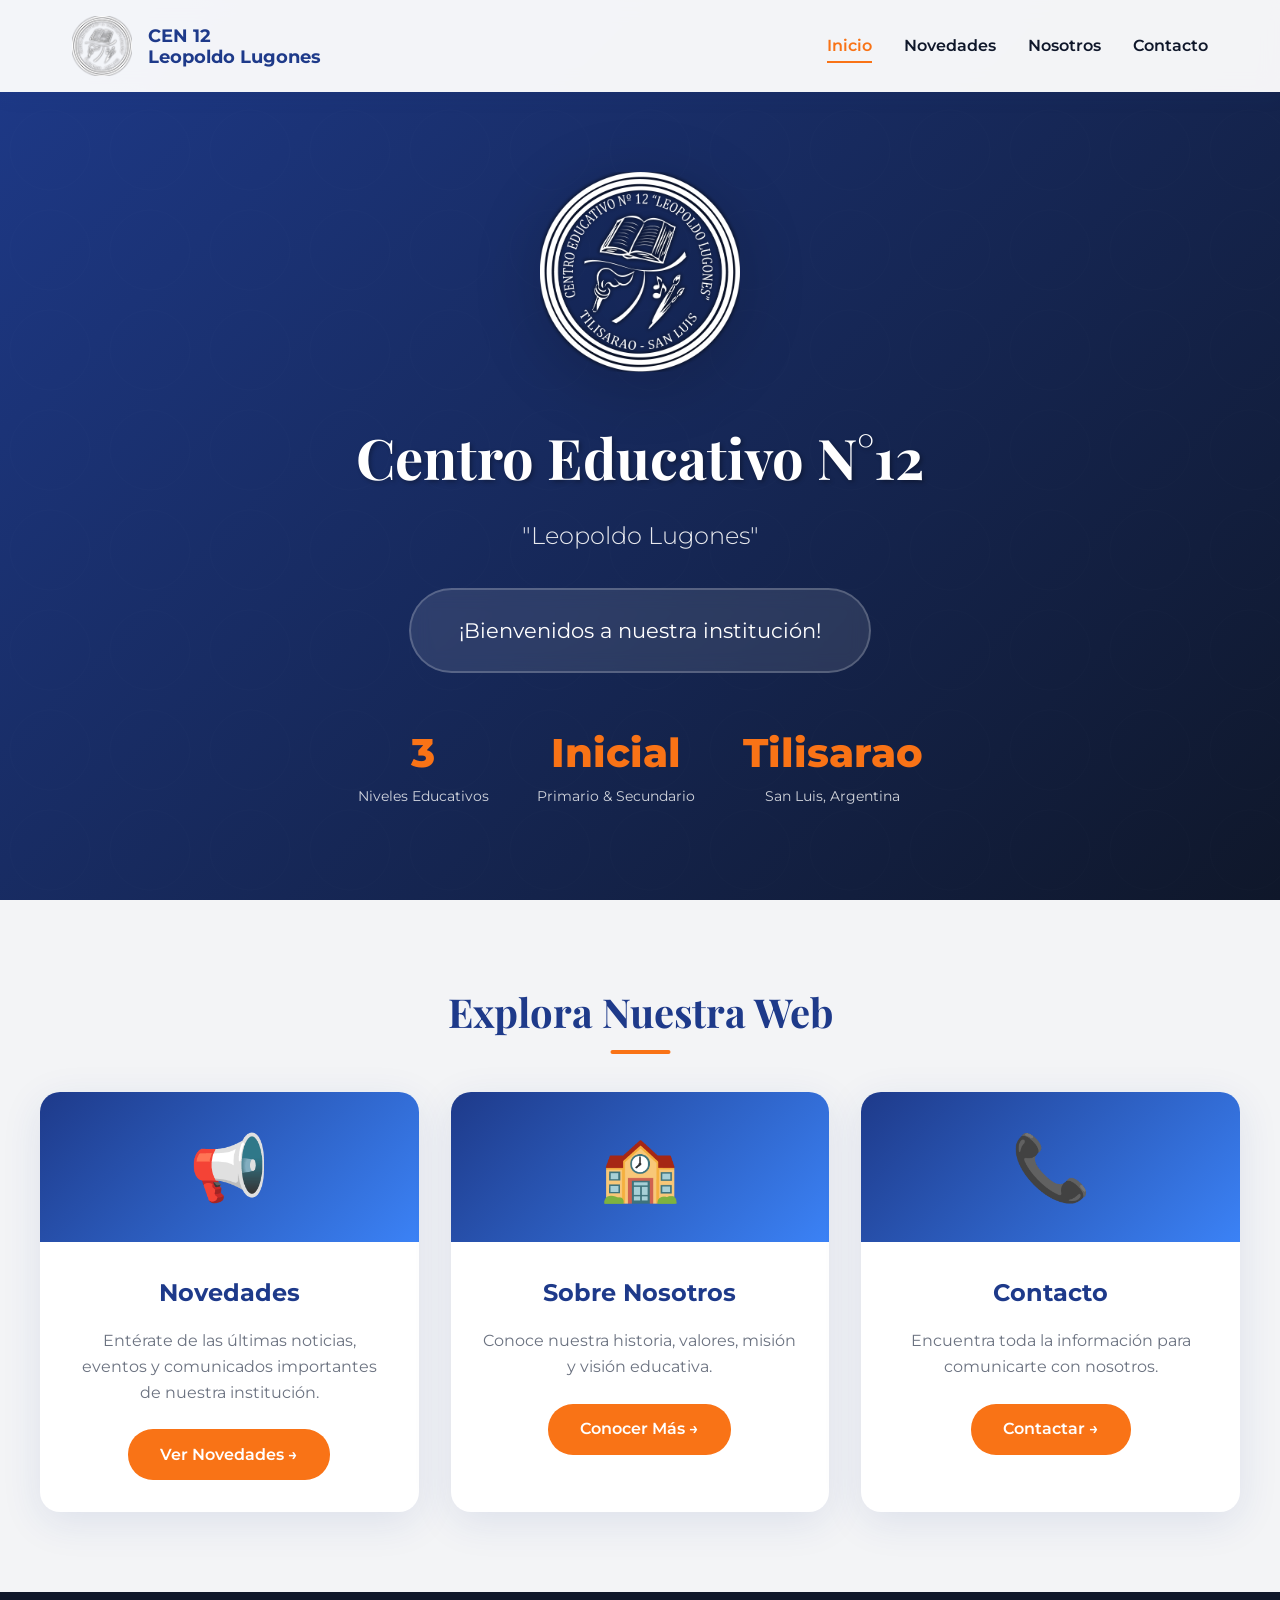
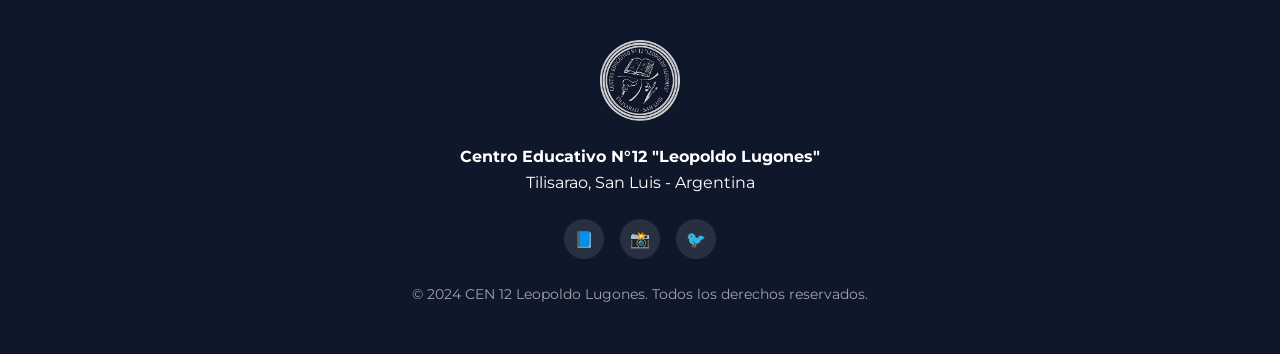
<file: index.html>
<!DOCTYPE html>
<html lang="es">
<head>
    <meta charset="UTF-8">
    <meta name="viewport" content="width=device-width, initial-scale=1.0">
    <title>Inicio | CEN 12 Leopoldo Lugones</title>
    <link href="https://fonts.googleapis.com/css2?family=Montserrat:wght@300;400;600;700;800&family=Playfair+Display:wght@700&display=swap" rel="stylesheet">
    <link rel="stylesheet" href="css/estilos.css">
    <style>
        .hero {
            min-height: 100vh;
            background: linear-gradient(135deg, var(--azul-principal) 0%, var(--azul-oscuro) 100%);
            display: flex;
            align-items: center;
            justify-content: center;
            position: relative;
            overflow: hidden;
            padding-top: 80px;
        }

        .hero::before {
            content: '';
            position: absolute;
            top: 0;
            left: 0;
            right: 0;
            bottom: 0;
            background: url('data:image/svg+xml,<svg xmlns="http://www.w3.org/2000/svg" viewBox="0 0 100 100"><circle cx="50" cy="50" r="40" fill="none" stroke="rgba(255,255,255,0.03)" stroke-width="0.5"/></svg>');
            background-size: 100px 100px;
            opacity: 0.5;
        }

        .hero-content {
            text-align: center;
            color: var(--blanco);
            z-index: 2;
            padding: 2rem;
        }

        .hero-logo {
            width: 200px;
            height: 200px;
            margin-bottom: 2rem;
            filter: drop-shadow(0 10px 30px rgba(0,0,0,0.3));
            animation: float 6s ease-in-out infinite;
        }

        @keyframes float {
            0%, 100% { transform: translateY(0px); }
            50% { transform: translateY(-20px); }
        }

        .hero h1 {
            font-family: 'Playfair Display', serif;
            font-size: 3.5rem;
            margin-bottom: 1rem;
            text-shadow: 2px 2px 4px rgba(0,0,0,0.3);
        }

        .hero .slogan {
            font-size: 1.5rem;
            font-weight: 300;
            margin-bottom: 2rem;
            opacity: 0.9;
        }

        .welcome-text {
            background: rgba(255, 255, 255, 0.1);
            backdrop-filter: blur(10px);
            padding: 1.5rem 3rem;
            border-radius: 50px;
            display: inline-block;
            font-size: 1.3rem;
            border: 2px solid rgba(255, 255, 255, 0.2);
            animation: pulse 2s infinite;
        }

        @keyframes pulse {
            0%, 100% { transform: scale(1); }
            50% { transform: scale(1.05); }
        }

        .hero-stats {
            display: flex;
            gap: 3rem;
            margin-top: 3rem;
            justify-content: center;
            flex-wrap: wrap;
        }

        .stat {
            text-align: center;
        }

        .stat-number {
            font-size: 2.5rem;
            font-weight: 800;
            color: var(--naranja);
        }

        .stat-label {
            font-size: 0.9rem;
            opacity: 0.8;
        }

        .previews {
            padding: 5rem 2rem;
            background: var(--gris-claro);
        }

        .preview-grid {
            max-width: 1200px;
            margin: 0 auto;
            display: grid;
            grid-template-columns: repeat(3, 1fr);
            gap: 2rem;
        }

        .preview-card {
            background: var(--blanco);
            border-radius: 20px;
            overflow: hidden;
            box-shadow: 0 10px 40px rgba(30, 58, 138, 0.1);
            transition: transform 0.3s, box-shadow 0.3s;
            text-decoration: none;
            color: inherit;
        }

        .preview-card:hover {
            transform: translateY(-10px);
            box-shadow: 0 20px 60px rgba(30, 58, 138, 0.2);
        }

        .preview-icon {
            height: 150px;
            background: linear-gradient(135deg, var(--azul-principal), var(--azul-claro));
            display: flex;
            align-items: center;
            justify-content: center;
            font-size: 4rem;
        }

        .preview-content {
            padding: 2rem;
            text-align: center;
        }

        .preview-content h3 {
            color: var(--azul-principal);
            font-size: 1.5rem;
            margin-bottom: 1rem;
        }

        .preview-content p {
            color: var(--gris);
            font-size: 1rem;
        }

        .btn-ver-mas {
            display: inline-block;
            margin-top: 1.5rem;
            padding: 0.8rem 2rem;
            background: var(--naranja);
            color: var(--blanco);
            border-radius: 25px;
            font-weight: 600;
            transition: background 0.3s;
        }

        .preview-card:hover .btn-ver-mas {
            background: var(--azul-principal);
        }

        @media (max-width: 768px) {
            .preview-grid {
                grid-template-columns: 1fr;
            }
            
            .hero h1 {
                font-size: 2rem;
            }
        }
    </style>
</head>
<body>
    <nav>
        <div class="nav-container">
            <a href="index.html" class="logo-nav">
                <img src="imagenes/CEN 12 MARCA-16.png" alt="Logo CEN 12">
                <div class="logo-text">CEN 12<br>Leopoldo Lugones</div>
            </a>
            <ul class="nav-links">
                <li><a href="index.html">Inicio</a></li>
                <li><a href="novedades.html">Novedades</a></li>
                <li><a href="nosotros.html">Nosotros</a></li>
                <li><a href="contacto.html">Contacto</a></li>
            </ul>
        </div>
    </nav>

    <section class="hero">
        <div class="hero-content">
            <img src="imagenes/CEN 12 MARCA-16.png" alt="Logo Institucional" class="hero-logo">
            <h1>Centro Educativo N°12</h1>
            <p class="slogan">"Leopoldo Lugones"</p>
            <div class="welcome-text">¡Bienvenidos a nuestra institución!</div>
            
            <div class="hero-stats">
                <div class="stat">
                    <div class="stat-number">3</div>
                    <div class="stat-label">Niveles Educativos</div>
                </div>
                <div class="stat">
                    <div class="stat-number">Inicial</div>
                    <div class="stat-label">Primario & Secundario</div>
                </div>
                <div class="stat">
                    <div class="stat-number">Tilisarao</div>
                    <div class="stat-label">San Luis, Argentina</div>
                </div>
            </div>
        </div>
    </section>

    <section class="previews">
        <h2 class="section-title">Explora Nuestra Web</h2>
        <div class="preview-grid">
            <a href="novedades.html" class="preview-card fade-in">
                <div class="preview-icon">📢</div>
                <div class="preview-content">
                    <h3>Novedades</h3>
                    <p>Entérate de las últimas noticias, eventos y comunicados importantes de nuestra institución.</p>
                    <span class="btn-ver-mas">Ver Novedades →</span>
                </div>
            </a>
            
            <a href="nosotros.html" class="preview-card fade-in">
                <div class="preview-icon">🏫</div>
                <div class="preview-content">
                    <h3>Sobre Nosotros</h3>
                    <p>Conoce nuestra historia, valores, misión y visión educativa.</p>
                    <span class="btn-ver-mas">Conocer Más →</span>
                </div>
            </a>
            
            <a href="contacto.html" class="preview-card fade-in">
                <div class="preview-icon">📞</div>
                <div class="preview-content">
                    <h3>Contacto</h3>
                    <p>Encuentra toda la información para comunicarte con nosotros.</p>
                    <span class="btn-ver-mas">Contactar →</span>
                </div>
            </a>
        </div>
    </section>

    <footer>
        <img src="imagenes/CEN 12 MARCA-16.png" alt="Logo" class="footer-logo">
        <p><strong>Centro Educativo N°12 "Leopoldo Lugones"</strong></p>
        <p>Tilisarao, San Luis - Argentina</p>
        <div class="social-links">
            <a href="#">📘</a>
            <a href="#">📸</a>
            <a href="#">🐦</a>
        </div>
        <p style="margin-top: 1rem; opacity: 0.6; font-size: 0.9rem;">&copy; 2024 CEN 12 Leopoldo Lugones. Todos los derechos reservados.</p>
    </footer>

    <script src="js/script.js"></script>
</body>
</html>
</file>
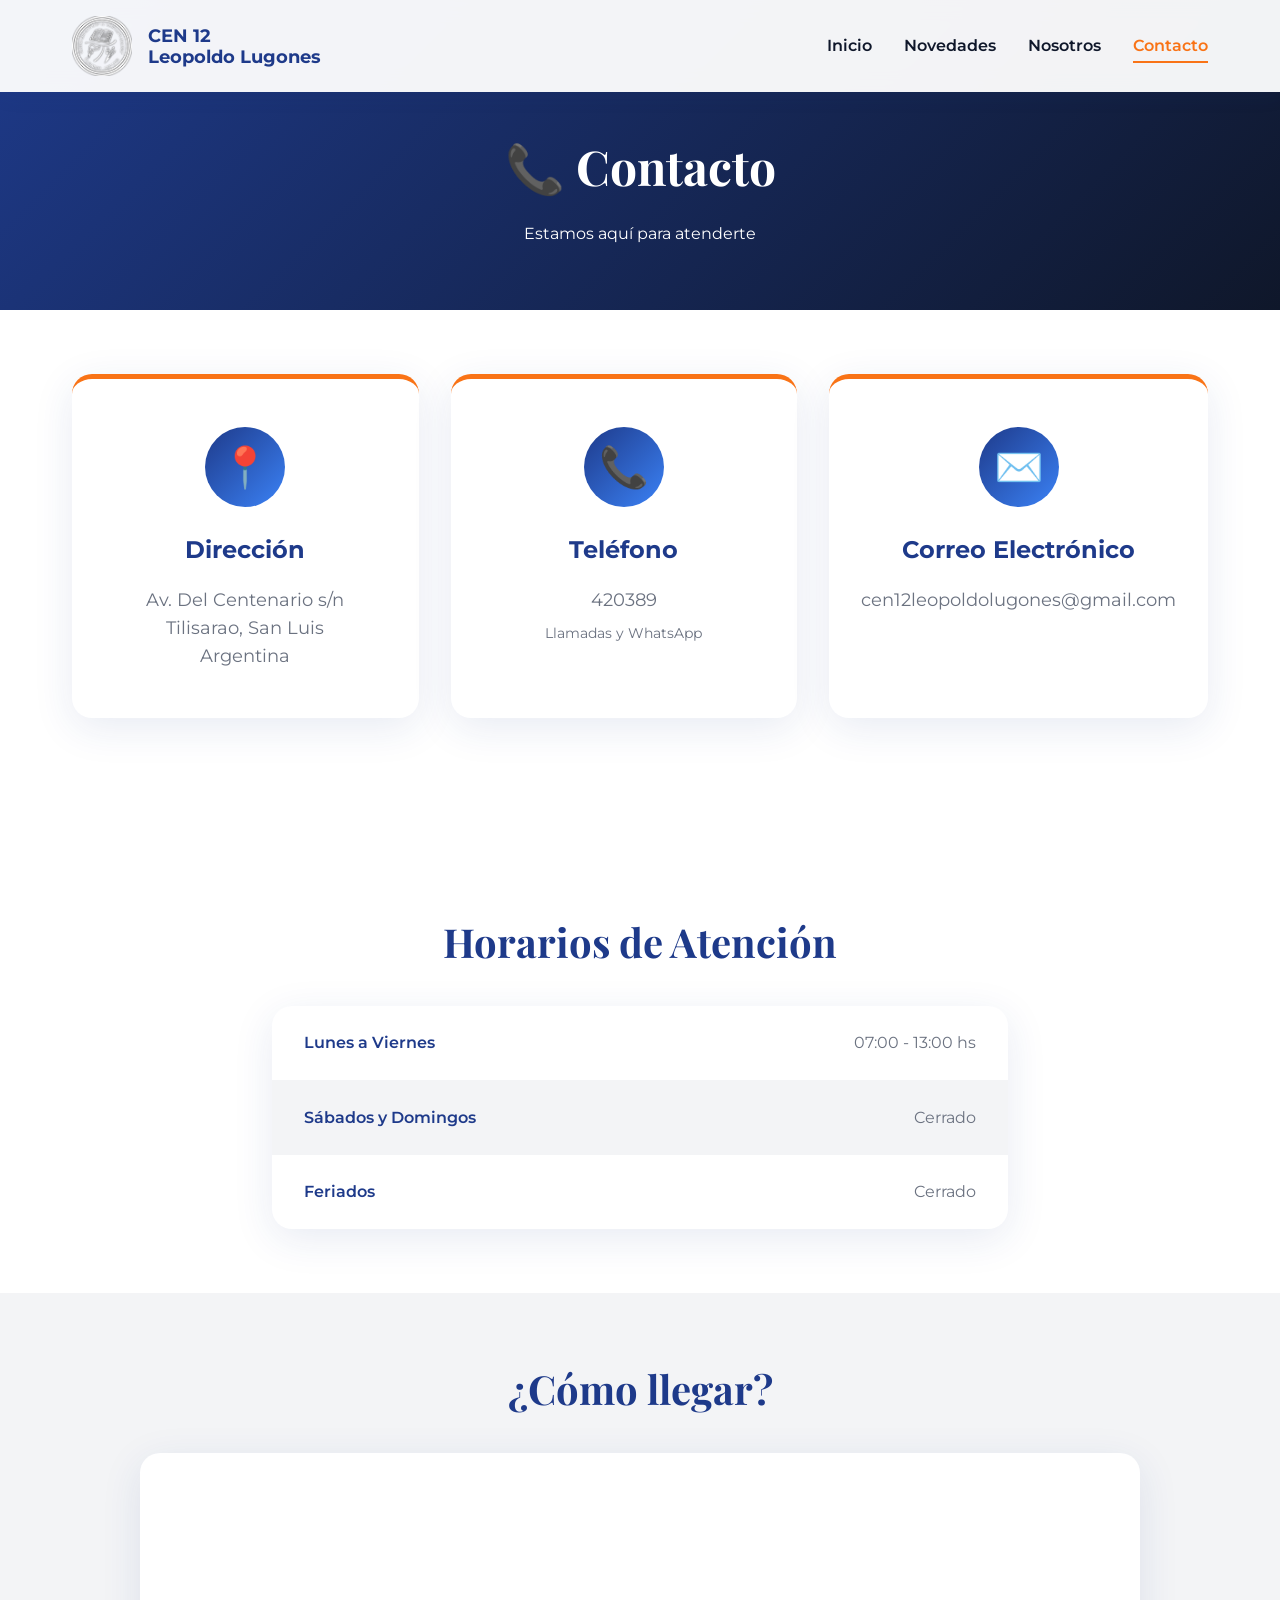
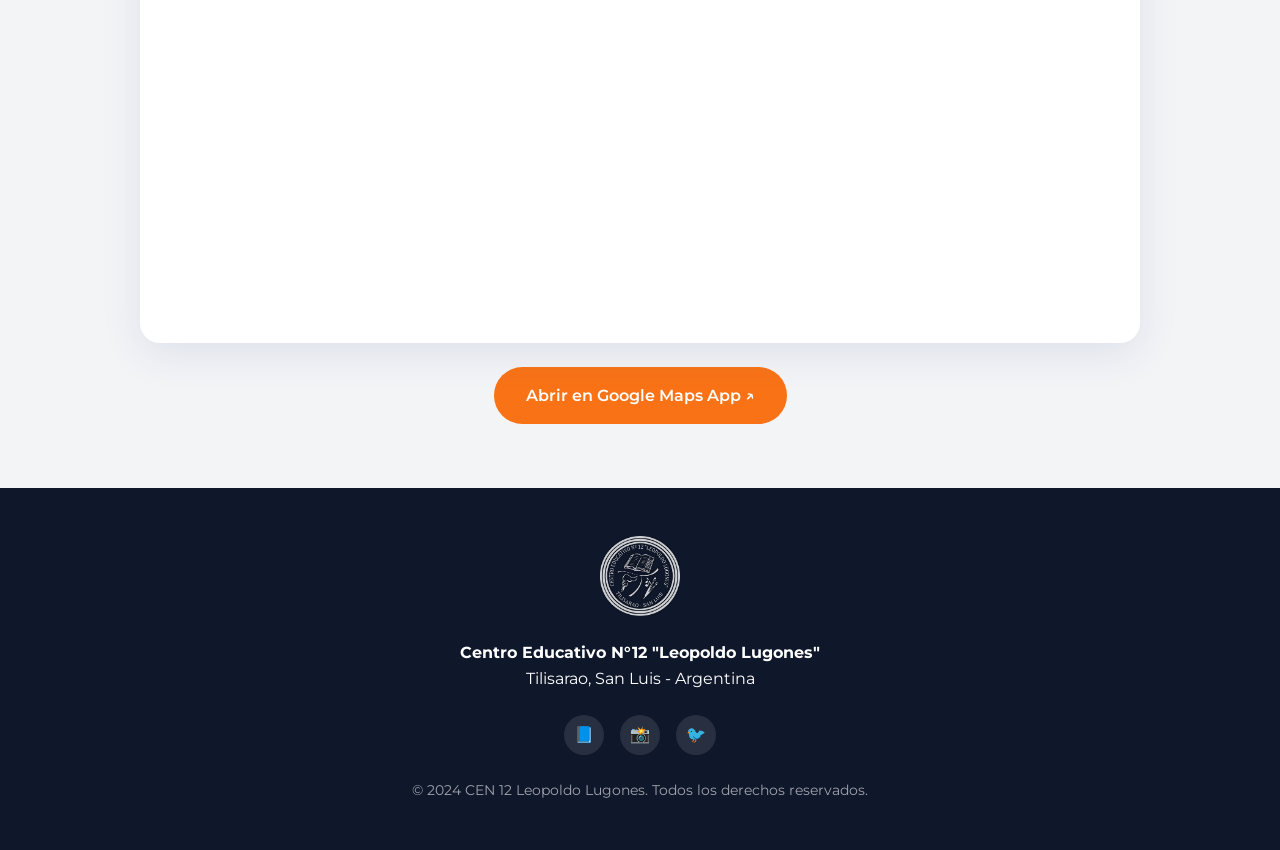
<file: contacto.html>
<!DOCTYPE html>
<html lang="es">
<head>
    <meta charset="UTF-8">
    <meta name="viewport" content="width=device-width, initial-scale=1.0">
    <title>Contacto | CEN 12 Leopoldo Lugones</title>
    <link href="https://fonts.googleapis.com/css2?family=Montserrat:wght@300;400;600;700;800&family=Playfair+Display:wght@700&display=swap" rel="stylesheet">
    <link rel="stylesheet" href="css/estilos.css">
    <style>
        .page-header {
            background: linear-gradient(135deg, var(--azul-principal) 0%, var(--azul-oscuro) 100%);
            color: var(--blanco);
            padding: 8rem 2rem 4rem;
            text-align: center;
        }

        .page-header h1 {
            font-family: 'Playfair Display', serif;
            font-size: 3rem;
            margin-bottom: 1rem;
        }

        .contact-section {
            max-width: 1200px;
            margin: 0 auto;
            padding: 4rem 2rem;
        }

        .contact-grid {
            display: grid;
            grid-template-columns: repeat(3, 1fr);
            gap: 2rem;
            margin-bottom: 4rem;
        }

        .contact-card {
            background: var(--blanco);
            padding: 3rem 2rem;
            border-radius: 20px;
            text-align: center;
            box-shadow: 0 10px 40px rgba(30, 58, 138, 0.1);
            transition: transform 0.3s, box-shadow 0.3s;
            border-top: 5px solid var(--naranja);
        }

        .contact-card:hover {
            transform: translateY(-10px);
            box-shadow: 0 20px 60px rgba(30, 58, 138, 0.2);
        }

        .contact-icon {
            width: 80px;
            height: 80px;
            background: linear-gradient(135deg, var(--azul-principal), var(--azul-claro));
            border-radius: 50%;
            display: flex;
            align-items: center;
            justify-content: center;
            margin: 0 auto 1.5rem;
            font-size: 2.5rem;
            color: var(--blanco);
        }

        .contact-card h3 {
            color: var(--azul-principal);
            font-size: 1.5rem;
            margin-bottom: 1rem;
        }

        .contact-card p,
        .contact-card a {
            color: var(--gris);
            text-decoration: none;
            font-size: 1.1rem;
            line-height: 1.6;
            transition: color 0.3s;
        }

        .contact-card a:hover {
            color: var(--naranja);
        }

        .map-section {
            background: var(--gris-claro);
            padding: 4rem 2rem;
        }

        .map-container {
            max-width: 1000px;
            margin: 0 auto;
            text-align: center;
        }

        .map-container h2 {
            font-family: 'Playfair Display', serif;
            font-size: 2.5rem;
            color: var(--azul-principal);
            margin-bottom: 2rem;
        }

        /* Estilos actualizados para el mapa */
        .map-wrapper {
            background: var(--blanco);
            border-radius: 20px;
            padding: 1rem; /* Padding más pequeño para que el mapa ocupe más espacio */
            box-shadow: 0 10px 40px rgba(30, 58, 138, 0.1);
            margin-bottom: 1.5rem;
            overflow: hidden;
            position: relative;
        }

        .map-frame {
            width: 100%;
            height: 450px; /* Altura del mapa */
            border: 0;
            border-radius: 15px;
        }

        .map-link {
            display: inline-block;
            padding: 1rem 2rem;
            background: var(--naranja);
            color: var(--blanco);
            text-decoration: none;
            border-radius: 30px;
            font-weight: 600;
            transition: background 0.3s;
        }

        .map-link:hover {
            background: var(--azul-principal);
        }

        .horarios-section {
            max-width: 800px;
            margin: 4rem auto;
            padding: 0 2rem;
        }

        .horarios-section h2 {
            font-family: 'Playfair Display', serif;
            font-size: 2.5rem;
            color: var(--azul-principal);
            text-align: center;
            margin-bottom: 2rem;
        }

        .horario-table {
            width: 100%;
            background: var(--blanco);
            border-radius: 20px;
            overflow: hidden;
            box-shadow: 0 10px 40px rgba(30, 58, 138, 0.1);
        }

        .horario-row {
            display: flex;
            justify-content: space-between;
            padding: 1.5rem 2rem;
            border-bottom: 1px solid var(--gris-claro);
        }

        .horario-row:last-child {
            border-bottom: none;
        }

        .horario-row:nth-child(even) {
            background: var(--gris-claro);
        }

        .horario-label {
            font-weight: 600;
            color: var(--azul-principal);
        }

        .horario-value {
            color: var(--gris);
        }

        @media (max-width: 768px) {
            .contact-grid {
                grid-template-columns: 1fr;
            }
            .map-frame {
                height: 300px; /* Altura ajustada para móviles */
            }
        }
    </style>
</head>
<body>
    <nav>
        <div class="nav-container">
            <a href="index.html" class="logo-nav">
                <img src="imagenes/CEN 12 MARCA-16.png" alt="Logo CEN 12">
                <div class="logo-text">CEN 12<br>Leopoldo Lugones</div>
            </a>
            <ul class="nav-links">
                <li><a href="index.html">Inicio</a></li>
                <li><a href="novedades.html">Novedades</a></li>
                <li><a href="nosotros.html">Nosotros</a></li>
                <li><a href="contacto.html">Contacto</a></li>
            </ul>
        </div>
    </nav>

    <header class="page-header">
        <h1>📞 Contacto</h1>
        <p>Estamos aquí para atenderte</p>
    </header>

    <section class="contact-section">
        <div class="contact-grid">
            <div class="contact-card fade-in">
                <div class="contact-icon">📍</div>
                <h3>Dirección</h3>
                <p>Av. Del Centenario s/n<br>Tilisarao, San Luis<br>Argentina</p>
            </div>
            
            <div class="contact-card fade-in">
                <div class="contact-icon">📞</div>
                <h3>Teléfono</h3>
                <a href="tel:420389">420389</a>
                <p style="margin-top: 0.5rem; font-size: 0.9rem;">Llamadas y WhatsApp</p>
            </div>
            
            <div class="contact-card fade-in">
                <div class="contact-icon">✉️</div>
                <h3>Correo Electrónico</h3>
                <a href="mailto:cen12leopoldolugones@gmail.com">cen12leopoldolugones@gmail.com</a>
            </div>
        </div>
    </section>

    <section class="horarios-section">
        <h2 class="fade-in">Horarios de Atención</h2>
        <div class="horario-table fade-in">
            <div class="horario-row">
                <span class="horario-label">Lunes a Viernes</span>
                <span class="horario-value">07:00 - 13:00 hs</span>
            </div>
            <div class="horario-row">
                <span class="horario-label">Sábados y Domingos</span>
                <span class="horario-value">Cerrado</span>
            </div>
            <div class="horario-row">
                <span class="horario-label">Feriados</span>
                <span class="horario-value">Cerrado</span>
            </div>
        </div>
    </section>

    <section class="map-section">
        <div class="map-container">
            <h2 class="fade-in">¿Cómo llegar?</h2>
            
            <!-- Contenedor del Mapa -->
            <div class="map-wrapper fade-in">
                <iframe 
                    class="map-frame"
                    src="https://www.google.com/maps/embed?pb=!1m18!1m12!1m3!1d3147.049470866828!2d-65.2832!3d-32.7384307!2m3!1f0!2f0!3f0!3m2!1i1024!2i768!4f13.1!3m3!1m2!1s0x95d3a8a7b6b63cf7%3A0xb3fa47026441dc77!2sCentro%20Educativo%20N%C2%B012%20%22Leopoldo%20Lugones%22!5e0!3m2!1ses-419!2sar!4v1712834923123!5m2!1ses-419!2sar" 
                    allowfullscreen="" 
                    loading="lazy" 
                    referrerpolicy="no-referrer-when-downgrade">
                </iframe>
            </div>

            <!-- Enlace directo por si acaso -->
            <a href="https://www.google.com/maps/place/Centro+Educativo+N%C2%B012+%22Leopoldo+Lugones%22/@-32.7387959,-65.283451,18z/data=!4m6!3m5!1s0x95d3a8a7b6b63cf7:0xb3fa47026441dc77!8m2!3d-32.7384307!4d-65.2832!16s%2Fg%2F11b7q1x_lr?entry=ttu" target="_blank" class="map-link">
                Abrir en Google Maps App ↗
            </a>
        </div>
    </section>

    <footer>
        <img src="imagenes/CEN 12 MARCA-16.png" alt="Logo" class="footer-logo">
        <p><strong>Centro Educativo N°12 "Leopoldo Lugones"</strong></p>
        <p>Tilisarao, San Luis - Argentina</p>
        <div class="social-links">
            <a href="#">📘</a>
            <a href="#">📸</a>
            <a href="#">🐦</a>
        </div>
        <p style="margin-top: 1rem; opacity: 0.6; font-size: 0.9rem;">&copy; 2024 CEN 12 Leopoldo Lugones. Todos los derechos reservados.</p>
    </footer>

    <script src="js/script.js"></script>
</body>
</html>
</file>
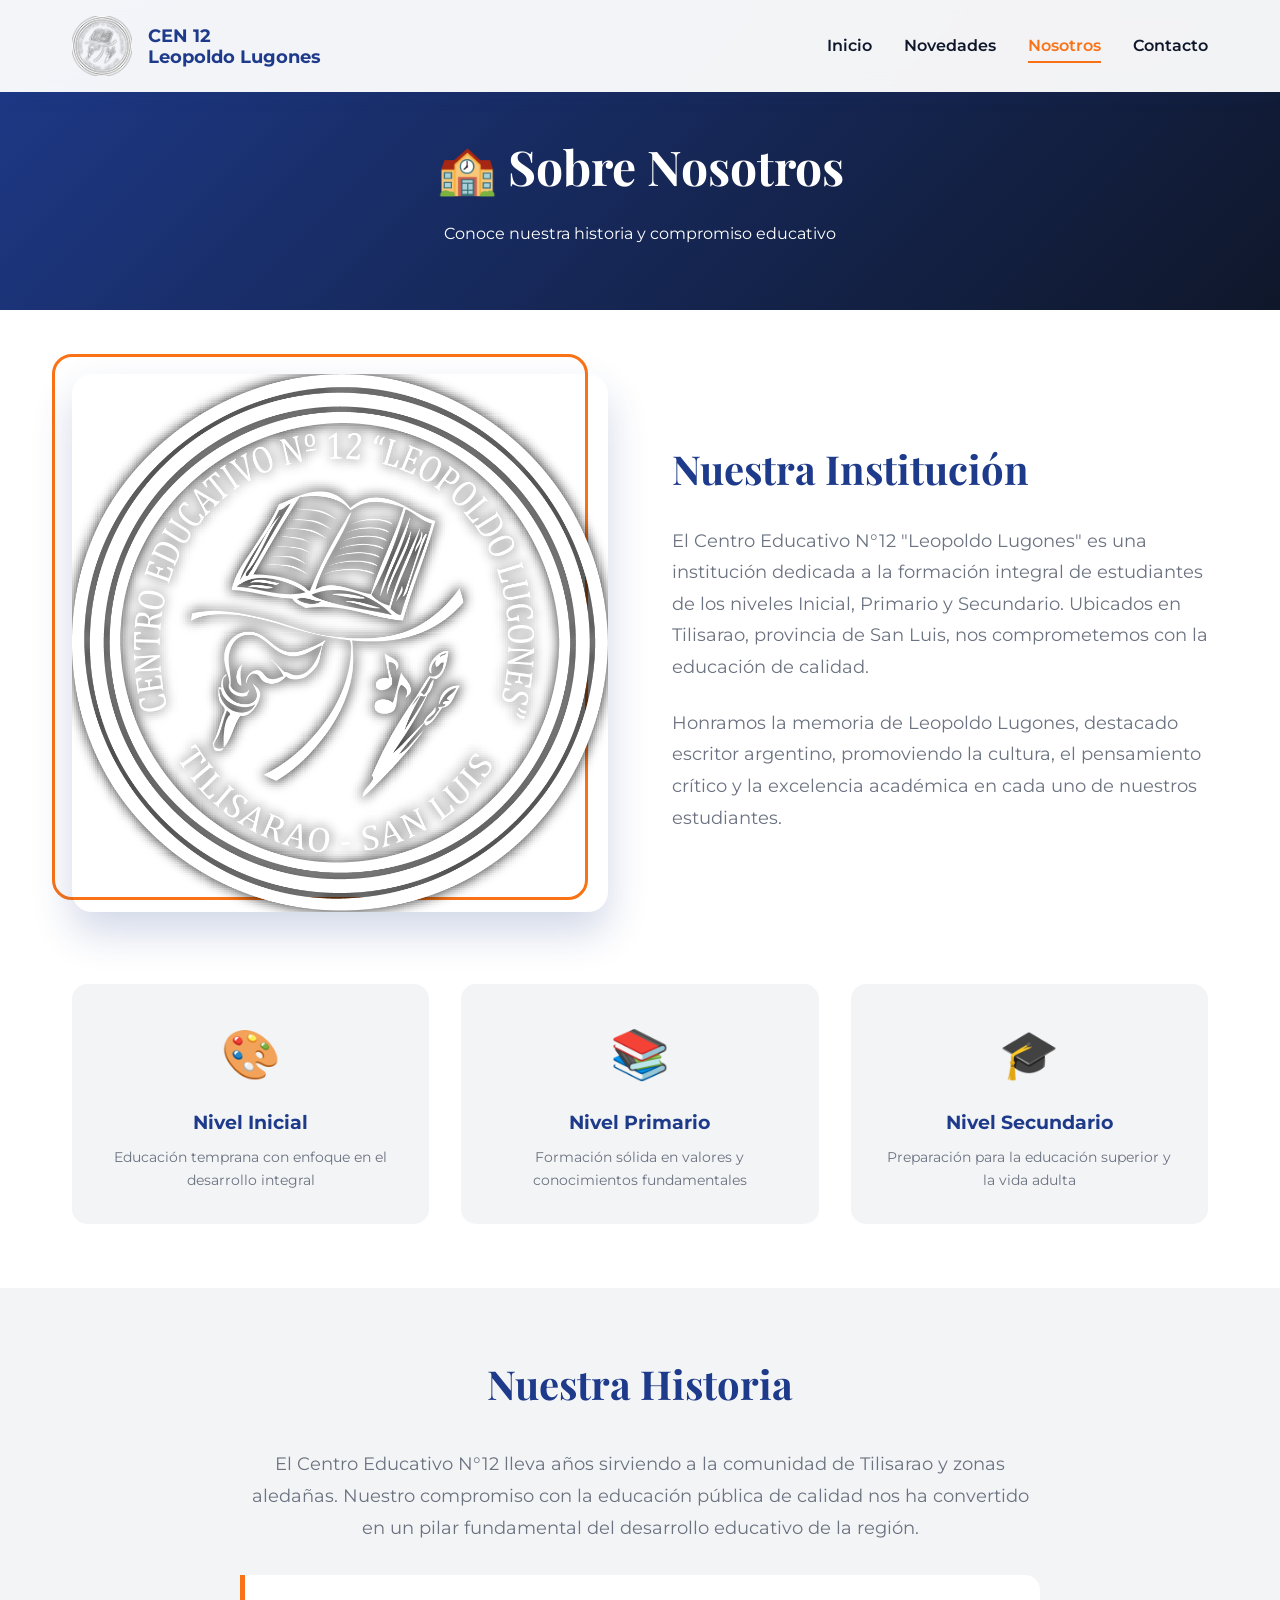
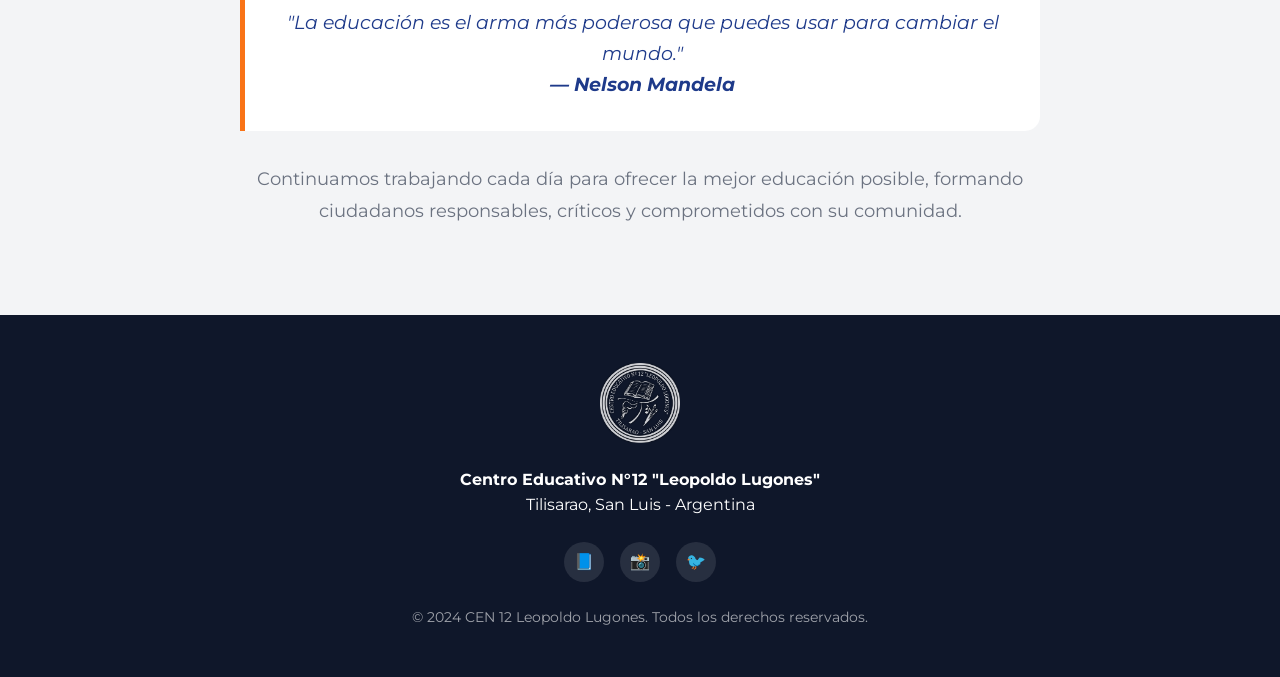
<file: nosotros.html>
<!DOCTYPE html>
<html lang="es">
<head>
    <meta charset="UTF-8">
    <meta name="viewport" content="width=device-width, initial-scale=1.0">
    <title>Sobre Nosotros | CEN 12 Leopoldo Lugones</title>
    <link href="https://fonts.googleapis.com/css2?family=Montserrat:wght@300;400;600;700;800&family=Playfair+Display:wght@700&display=swap" rel="stylesheet">
    <link rel="stylesheet" href="css/estilos.css">
    <style>
        .page-header {
            background: linear-gradient(135deg, var(--azul-principal) 0%, var(--azul-oscuro) 100%);
            color: var(--blanco);
            padding: 8rem 2rem 4rem;
            text-align: center;
        }

        .page-header h1 {
            font-family: 'Playfair Display', serif;
            font-size: 3rem;
            margin-bottom: 1rem;
        }

        .about-section {
            max-width: 1200px;
            margin: 0 auto;
            padding: 4rem 2rem;
        }

        .about-grid {
            display: grid;
            grid-template-columns: 1fr 1fr;
            gap: 4rem;
            align-items: center;
            margin-bottom: 4rem;
        }

        .about-image {
            position: relative;
        }

        .about-image img {
            width: 100%;
            border-radius: 20px;
            box-shadow: 0 20px 40px rgba(30, 58, 138, 0.2);
        }

        .about-image::before {
            content: '';
            position: absolute;
            top: -20px;
            left: -20px;
            right: 20px;
            bottom: 20px;
            border: 3px solid var(--naranja);
            border-radius: 20px;
            z-index: -1;
        }

        .about-text h2 {
            font-family: 'Playfair Display', serif;
            font-size: 2.5rem;
            color: var(--azul-principal);
            margin-bottom: 1.5rem;
        }

        .about-text p {
            color: var(--gris);
            font-size: 1.1rem;
            line-height: 1.8;
            margin-bottom: 1.5rem;
        }

        .features-grid {
            display: grid;
            grid-template-columns: repeat(3, 1fr);
            gap: 2rem;
            margin-top: 3rem;
        }

        .feature-box {
            background: var(--gris-claro);
            padding: 2rem;
            border-radius: 15px;
            text-align: center;
            transition: transform 0.3s, box-shadow 0.3s;
        }

        .feature-box:hover {
            transform: translateY(-5px);
            box-shadow: 0 15px 30px rgba(30, 58, 138, 0.15);
        }

        .feature-icon {
            font-size: 3rem;
            margin-bottom: 1rem;
        }

        .feature-box h3 {
            color: var(--azul-principal);
            margin-bottom: 0.5rem;
        }

        .feature-box p {
            color: var(--gris);
            font-size: 0.9rem;
        }

        .history-section {
            background: var(--gris-claro);
            padding: 4rem 2rem;
        }

        .history-content {
            max-width: 800px;
            margin: 0 auto;
            text-align: center;
        }

        .history-content h2 {
            font-family: 'Playfair Display', serif;
            font-size: 2.5rem;
            color: var(--azul-principal);
            margin-bottom: 2rem;
        }

        .history-content p {
            color: var(--gris);
            font-size: 1.1rem;
            line-height: 1.8;
            margin-bottom: 1.5rem;
        }

        .quote {
            background: var(--blanco);
            border-left: 5px solid var(--naranja);
            padding: 2rem;
            margin: 2rem 0;
            border-radius: 0 15px 15px 0;
            font-style: italic;
            color: var(--azul-principal);
            font-size: 1.2rem;
        }

        @media (max-width: 768px) {
            .about-grid {
                grid-template-columns: 1fr;
            }
            
            .features-grid {
                grid-template-columns: 1fr;
            }
        }
    </style>
</head>
<body>
    <nav>
        <div class="nav-container">
            <a href="index.html" class="logo-nav">
                <img src="imagenes/CEN 12 MARCA-16.png" alt="Logo CEN 12">
                <div class="logo-text">CEN 12<br>Leopoldo Lugones</div>
            </a>
            <ul class="nav-links">
                <li><a href="index.html">Inicio</a></li>
                <li><a href="novedades.html">Novedades</a></li>
                <li><a href="nosotros.html">Nosotros</a></li>
                <li><a href="contacto.html">Contacto</a></li>
            </ul>
        </div>
    </nav>

    <header class="page-header">
        <h1>🏫 Sobre Nosotros</h1>
        <p>Conoce nuestra historia y compromiso educativo</p>
    </header>

    <section class="about-section">
        <div class="about-grid">
            <div class="about-image fade-in">
                <img src="imagenes/CEN 12 MARCA-16.png" alt="Institución CEN 12">
            </div>
            <div class="about-text fade-in">
                <h2>Nuestra Institución</h2>
                <p>El Centro Educativo N°12 "Leopoldo Lugones" es una institución dedicada a la formación integral de estudiantes de los niveles Inicial, Primario y Secundario. Ubicados en Tilisarao, provincia de San Luis, nos comprometemos con la educación de calidad.</p>
                <p>Honramos la memoria de Leopoldo Lugones, destacado escritor argentino, promoviendo la cultura, el pensamiento crítico y la excelencia académica en cada uno de nuestros estudiantes.</p>
            </div>
        </div>

        <div class="features-grid">
            <div class="feature-box fade-in">
                <div class="feature-icon">🎨</div>
                <h3>Nivel Inicial</h3>
                <p>Educación temprana con enfoque en el desarrollo integral</p>
            </div>
            <div class="feature-box fade-in">
                <div class="feature-icon">📚</div>
                <h3>Nivel Primario</h3>
                <p>Formación sólida en valores y conocimientos fundamentales</p>
            </div>
            <div class="feature-box fade-in">
                <div class="feature-icon">🎓</div>
                <h3>Nivel Secundario</h3>
                <p>Preparación para la educación superior y la vida adulta</p>
            </div>
        </div>
    </section>

    <section class="history-section">
        <div class="history-content">
            <h2 class="fade-in">Nuestra Historia</h2>
            <p class="fade-in">El Centro Educativo N°12 lleva años sirviendo a la comunidad de Tilisarao y zonas aledañas. Nuestro compromiso con la educación pública de calidad nos ha convertido en un pilar fundamental del desarrollo educativo de la región.</p>
            
            <div class="quote fade-in">
                "La educación es el arma más poderosa que puedes usar para cambiar el mundo."
                <br><strong>— Nelson Mandela</strong>
            </div>
            
            <p class="fade-in">Continuamos trabajando cada día para ofrecer la mejor educación posible, formando ciudadanos responsables, críticos y comprometidos con su comunidad.</p>
        </div>
    </section>

    <footer>
        <img src="imagenes/CEN 12 MARCA-16.png" alt="Logo" class="footer-logo">
        <p><strong>Centro Educativo N°12 "Leopoldo Lugones"</strong></p>
        <p>Tilisarao, San Luis - Argentina</p>
        <div class="social-links">
            <a href="#">📘</a>
            <a href="#">📸</a>
            <a href="#">🐦</a>
        </div>
        <p style="margin-top: 1rem; opacity: 0.6; font-size: 0.9rem;">&copy; 2024 CEN 12 Leopoldo Lugones. Todos los derechos reservados.</p>
    </footer>

    <script src="js/script.js"></script>
</body>
</html>
</file>
<file: css/estilos.css>
/* ===== VARIABLES GLOBALES ===== */
:root {
    --azul-principal: #1e3a8a;
    --azul-oscuro: #0f172a;
    --azul-claro: #3b82f6;
    --naranja: #f97316;
    --naranja-claro: #fb923c;
    --gris: #6b7280;
    --gris-claro: #f3f4f6;
    --blanco: #ffffff;
}

/* ===== RESET Y BASE ===== */
* {
    margin: 0;
    padding: 0;
    box-sizing: border-box;
}

body {
    font-family: 'Montserrat', sans-serif;
    line-height: 1.6;
    color: var(--azul-oscuro);
    overflow-x: hidden;
}

/* ===== NAVEGACIÓN ===== */
nav {
    position: fixed;
    top: 0;
    width: 100%;
    background: rgba(255, 255, 255, 0.95);
    backdrop-filter: blur(10px);
    z-index: 1000;
    box-shadow: 0 2px 20px rgba(30, 58, 138, 0.1);
    padding: 1rem 0;
}

.nav-container {
    max-width: 1200px;
    margin: 0 auto;
    display: flex;
    justify-content: space-between;
    align-items: center;
    padding: 0 2rem;
}

.logo-nav {
    display: flex;
    align-items: center;
    gap: 1rem;
    text-decoration: none;
}

.logo-nav img {
    height: 60px;
    width: auto;
}

.logo-text {
    font-weight: 700;
    color: var(--azul-principal);
    font-size: 1.1rem;
    line-height: 1.2;
}

.nav-links {
    display: flex;
    gap: 2rem;
    list-style: none;
}

.nav-links a {
    text-decoration: none;
    color: var(--azul-oscuro);
    font-weight: 600;
    transition: color 0.3s;
    position: relative;
    padding: 0.5rem 0;
}

.nav-links a::after {
    content: '';
    position: absolute;
    bottom: 0;
    left: 0;
    width: 0;
    height: 2px;
    background: var(--naranja);
    transition: width 0.3s;
}

.nav-links a:hover,
.nav-links a.active {
    color: var(--naranja);
}

.nav-links a:hover::after,
.nav-links a.active::after {
    width: 100%;
}

/* ===== FOOTER ===== */
footer {
    background: var(--azul-oscuro);
    color: var(--blanco);
    padding: 3rem 2rem;
    text-align: center;
}

.footer-logo {
    width: 80px;
    margin-bottom: 1rem;
    opacity: 0.8;
}

.social-links {
    display: flex;
    gap: 1rem;
    justify-content: center;
    margin: 1.5rem 0;
}

.social-links a {
    width: 40px;
    height: 40px;
    background: rgba(255, 255, 255, 0.1);
    border-radius: 50%;
    display: flex;
    align-items: center;
    justify-content: center;
    color: var(--blanco);
    text-decoration: none;
    transition: all 0.3s;
}

.social-links a:hover {
    background: var(--naranja);
    transform: translateY(-3px);
}

/* ===== UTILIDADES ===== */
.section-title {
    text-align: center;
    font-family: 'Playfair Display', serif;
    font-size: 2.5rem;
    color: var(--azul-principal);
    margin-bottom: 3rem;
    position: relative;
    display: inline-block;
    left: 50%;
    transform: translateX(-50%);
}

.section-title::after {
    content: '';
    position: absolute;
    bottom: -10px;
    left: 50%;
    transform: translateX(-50%);
    width: 60px;
    height: 4px;
    background: var(--naranja);
    border-radius: 2px;
}

.section-title.light {
    color: var(--blanco);
}

.fade-in {
    opacity: 0;
    transform: translateY(30px);
    transition: opacity 0.8s, transform 0.8s;
}

.fade-in.visible {
    opacity: 1;
    transform: translateY(0);
}

/* ===== RESPONSIVE ===== */
@media (max-width: 768px) {
    .nav-links {
        display: none;
    }
    
    .section-title {
        font-size: 2rem;
    }
}
</file>
